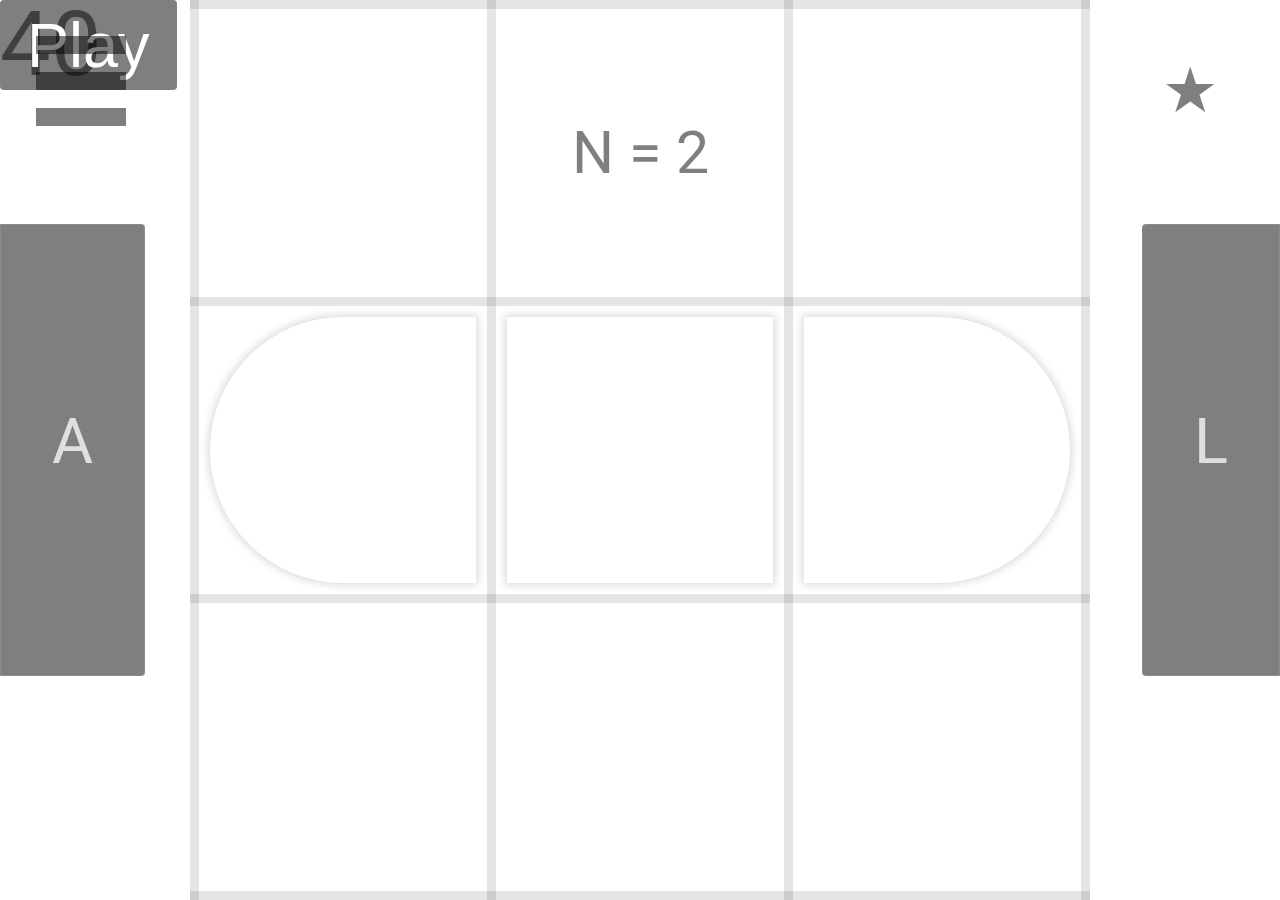
<file: index.html>
<html>

  <head>
    <title>Lite Dual N-back</title>
    <meta charset="UTF-8">
    <meta name="description" content="Open Source Lite Dual N-back">
    <meta name="keywords" content="DNB, N-back, WM">
    <meta name="author" content="4skinSkywalker">
    <meta name="viewport" content="width=device-width, user-scalable=no">
    <meta name="mobile-web-app-capable" content="yes">
    <link rel="icon" type="image/png" href="favicon.png">

    <script src="js/jquery.min.js"></script>
    <script src="js/chartist.min.js"></script>
    <script src="js/howler.min.js"></script>

    <script src="js/popup.js"></script>
    <script src="js/progress.js"></script>
    <script src="js/functions.js"></script>

    <link rel="stylesheet" href="css/chartist.min.css">
    <link rel="stylesheet" href="css/common.css">
    <link rel="stylesheet" media="all and (orientation:portrait)" href="css/portrait.css">
    <link rel="stylesheet" media="all and (orientation:landscape)" href="css/landscape.css">
  </head>

  <body>

    <!-- slide-menu start -->
    <ul id="navigation">

      <!-- settings start -->
      <li class="nav-item">
        <!-- sets the duration of clues -->
        <span class="range-label">Stimulus time </span>
        <span id="set-time-span" class="range-label">2000ms</span>
        <input type="range" class="slider" id="set-time" min="800" max="15000" step="100" value="2000">
      </li>
      <li class="nav-item">
        <!-- do you want dynamic delay? -->
        <span class="range-label">Dynamic delay? </span>
        <span id="dynamic-delay-span" class="range-label">on</span>
        <input type="range" class="slider" id="dynamic-delay" min="0" max="1" step="1" value="1">
      </li>
      <li class="nav-item">
        <!-- sets the quantity of clues -->
        <span class="range-label">Matching clues </span>
        <span id="set-clues-span" class="range-label">10</span>
        <input type="range" class="slider" id="set-clues" min="5" max="30" step="5" value="10">
      </li>
      <li class="nav-item">
        <!-- sets a level of difficulty -->
        <span class="range-label">N-back level </span>
        <span id="set-level-span" class="range-label">2</span>
        <input type="range" class="slider" id="set-level" min="1" max="9" step="1" value="2">
      </li>
      <li class="nav-item">
        <!-- selects a sound for audio clues -->
        <label for="select-sound">Sounds</label>
        <select class="option" id="select-sound">
          <!-- generated by JS, see initSetting within main.js -->
        </select>
      </li>
      <li class="nav-item">
        <!-- do you want feedback? -->
        <span class="range-label">Clue feedback? </span>
        <span id="feedback-span" class="range-label">off</span>
        <input type="range" class="slider" id="feedback" min="0" max="1" step="1" value="0">
      </li>
      <!-- settings end -->

      <!-- a brief description on how to play -->
      <li class="nav-item">
        <p>
          <span style="color: #ffd700">Controls:</span><br> "A" for visual<br> "L" for audio<br> "S" to start/stop<br>
          <br>
        </p>
      </li>
    </ul>
    <!-- slide-menu end -->

    <!-- slide-menu invocation button -->
    <input type="checkbox" id="nav-trigger"><label for="nav-trigger"></label>

    <!-- training-field start -->
    <div id="site-wrap">

      <!-- a button that shows stats -->
      <button onclick="enviroment.drawChart()" style="z-index:50" class="btn-popup reflected">★</button>

      <!-- left simuli shown here -->
      <div id="status-bar">
        <div id="stimuli-counter">24</div>
      </div>

      <!-- a button to start/stop the game -->
      <button onclick="game.start()" id="engine-btn" class="btn-standard">Play</button>

      <!-- the N-back grid -->
      <table id="grid">
        <tbody>
          <tr><td><div class="tile hidden"></div></td><td><div class="tile center-tile"><p id="N-level">N = 2</p></div></td><td><div class="tile hidden"></div></td></tr>
          <tr><td><div class="tile"></div></td><td><div class="tile"></div></td><td><div class="tile"></div></td></tr>
          <tr><td><div class="tile hidden"></div></td><td><div class="tile hidden"></div></td><td><div class="tile hidden"></div></td></tr>
        </tbody>
      </table>

      <!-- buttons to confirm clues -->
      <div id="eye-btn"></div>
      <div id="ear-btn"></div>
    </div>
    <!-- training-field end -->

    <script src="js/main.js"></script>
    <script src="js/game.js"></script>
    <script>
      enviroment.init();
      game.init();
    </script>
  </body>

</html>
</file>
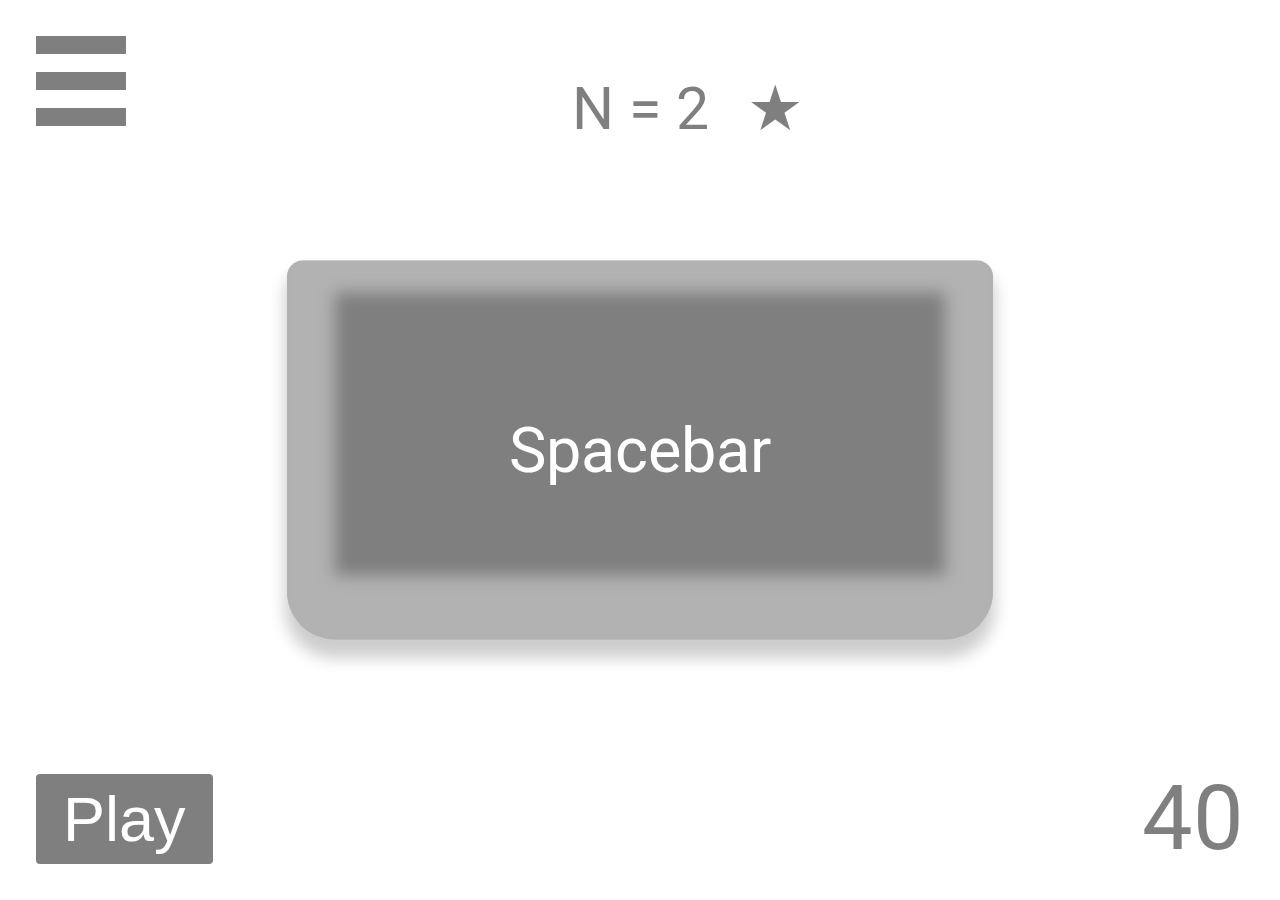
<file: Audio N-back/index.html>
<html>

  <head>
    <title>Audio N-back</title>
    <meta charset="UTF-8">
    <meta name="description" content="Open Source Audio N-back">
    <meta name="keywords" content="DNB, N-back, WM">
    <meta name="author" content="4skinSkywalker">
    <meta name="viewport" content="width=device-width, user-scalable=no">
    <meta name="mobile-web-app-capable" content="yes">
    <link rel="icon" type="image/png" href="favicon.png">

    <script src="js/jquery.min.js"></script>
    <script src="js/chartist.min.js"></script>
    <script src="js/howler.min.js"></script>

    <script src="js/popup.js"></script>
    <script src="js/progress.js"></script>
    <script src="js/functions.js"></script>

    <link rel="stylesheet" href="css/chartist.min.css">
    <link rel="stylesheet" href="css/common.css">
    <link rel="stylesheet" media="all and (orientation:portrait)" href="css/portrait.css">
    <link rel="stylesheet" media="all and (orientation:landscape)" href="css/landscape.css">
  </head>

  <body>

    <!-- slide-menu start -->
    <ul id="navigation">

      <!-- settings start -->
      <li class="nav-item">
        <!-- sets the duration of clues -->
        <span class="range-label">Stimulus time </span>
        <span id="set-time-span" class="range-label">3000ms</span>
        <input type="range" class="slider" id="set-time" min="750" max="15000" step="250" value="3000">
      </li>
      <li class="nav-item">
        <!-- do you want dynamic delay? -->
        <span class="range-label">Dynamic delay? </span>
        <span id="dynamic-delay-span" class="range-label">off</span>
        <input type="range" class="slider" id="dynamic-delay" min="0" max="1" step="1" value="0">
      </li>
      <li class="nav-item">
        <!-- sets the quantity of clues -->
        <span class="range-label">Matching clues </span>
        <span id="set-clues-span" class="range-label">10</span>
        <input type="range" class="slider" id="set-clues" min="5" max="30" step="5" value="10">
      </li>
      <li class="nav-item">
        <!-- sets a level of difficulty -->
        <span class="range-label">N-back level </span>
        <span id="set-level-span" class="range-label">2</span>
        <input type="range" class="slider" id="set-level" min="1" max="9" step="1" value="2">
      </li>
      <li class="nav-item">
        <!-- selects a sound for audio clues -->
        <label for="select-sound">Sounds</label>
        <select class="option" id="select-sound">
          <!-- generated by JS, see initSetting within main.js -->
        </select>
      </li>
      <li class="nav-item">
        <!-- do you want feedback? -->
        <span class="range-label">Clue feedback? </span>
        <span id="feedback-span" class="range-label">on</span>
        <input type="range" class="slider" id="feedback" min="0" max="1" step="1" value="1">
      </li>
      <!-- settings end -->

      <!-- a brief description on how to play -->
      <li class="nav-item">
        <p>
          <span style="color: #ffd700">Controls:</span><br>Spacebar for matching stimuli.<br> "S" to start/stop.<br>
          <br>
        </p>
      </li>
    </ul>
    <!-- slide-menu end -->

    <!-- slide-menu invocation button -->
    <input type="checkbox" id="nav-trigger"><label for="nav-trigger"></label>

    <!-- training-field start -->
    <div id="site-wrap">

      <!-- a button that shows stats -->
      <button onclick="enviroment.drawChart()" style="z-index:50" class="btn-popup reflected">★</button>

      <!-- left simuli shown here -->
      <div id="status-bar">
        <div id="stimuli-counter">24</div>
      </div>

      <!-- a button to start/stop the game -->
      <button onclick="game.start()" id="engine-btn" class="btn-standard">Play</button>

      <p id="N-level">N = 2</p>

      <!-- buttons to confirm clues -->
      <div id="confirm-btn"></div>
    </div>
    <!-- training-field end -->

    <script src="js/main.js"></script>
    <script src="js/game.js"></script>
    <script>
      enviroment.init();
      game.init();
    </script>
  </body>

</html>
</file>
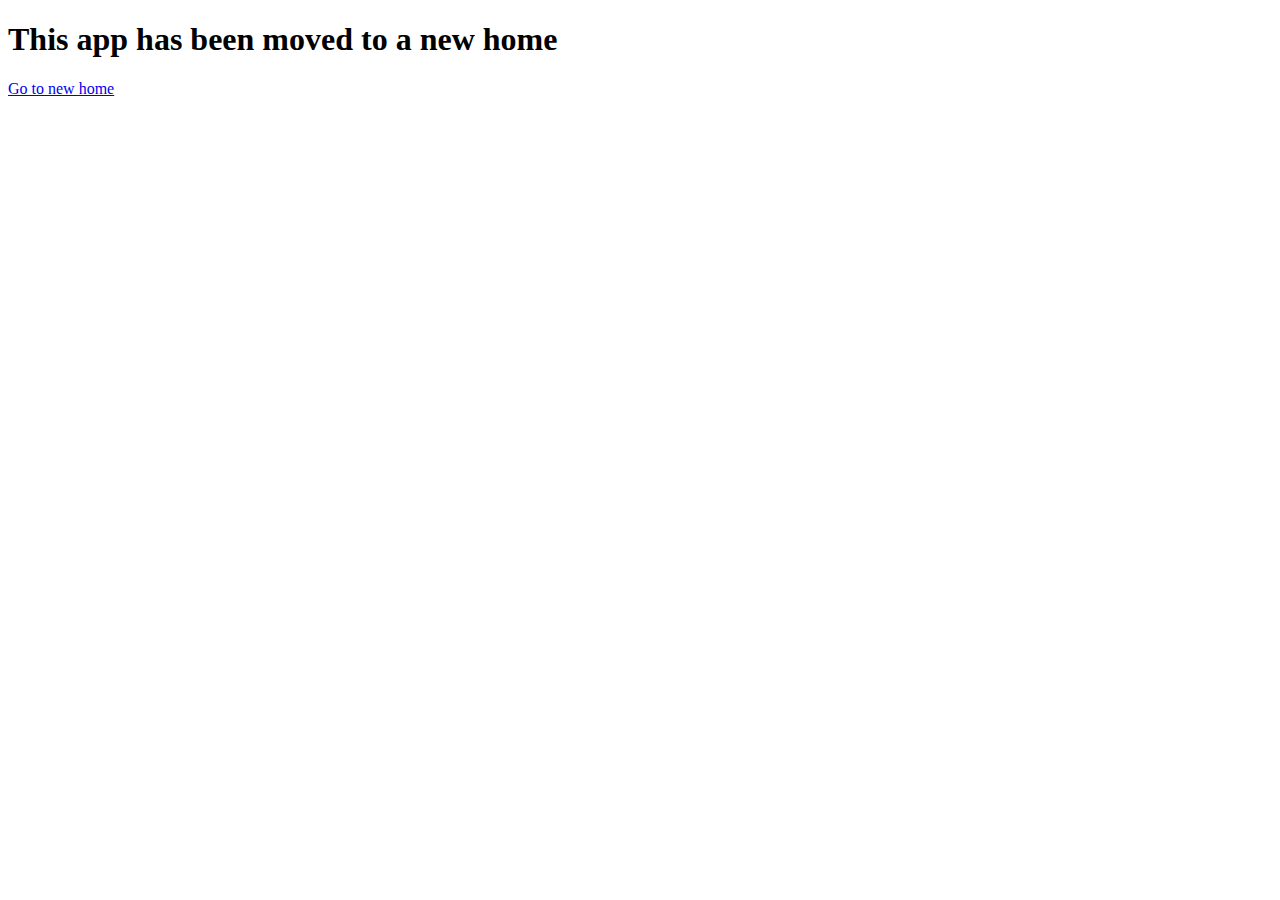
<file: Audio_N-back/index.html>
<!DOCTYPE html>
<html lang="en">
<head>
    <meta charset="UTF-8">
    <meta name="viewport" content="width=device-width, initial-scale=1.0">
    <title>Audio N-back</title>
</head>
<body>
  <h1>This app has been moved to a new home</h1>
  <a href="https://4skinskywalker.github.io/Audio-N-back">Go to new home</a>
</body>
</html>
</file>
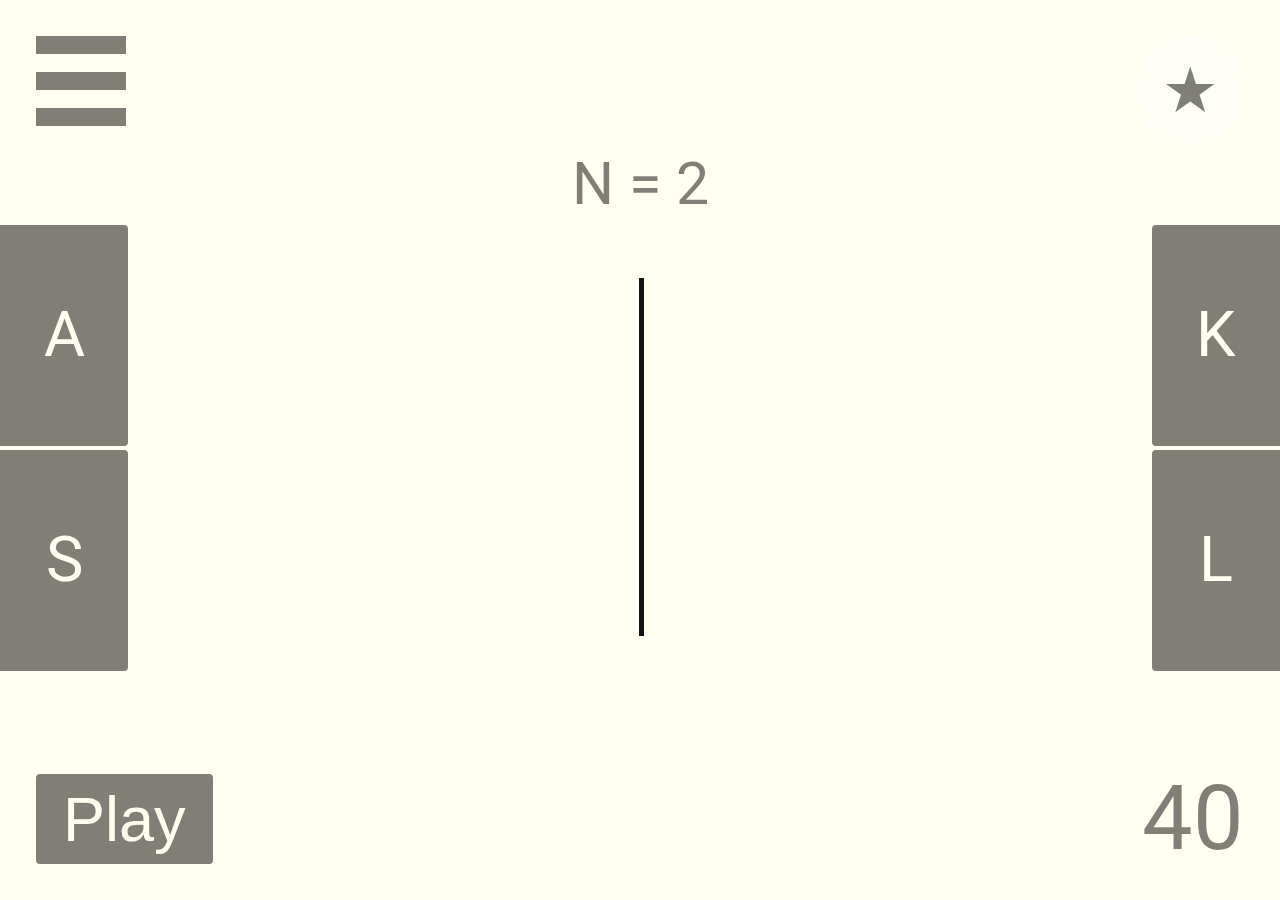
<file: Dichotic Dual N-back/index.html>
<html>

  <head>
    <title>Dichotic Dual N-back</title>
    <meta charset="UTF-8">
    <meta name="description" content="Open Source Dichotic Dual N-back">
    <meta name="keywords" content="DNB, N-back, WM">
    <meta name="author" content="4skinSkywalker">
    <meta name="viewport" content="width=device-width, user-scalable=no">
    <meta name="mobile-web-app-capable" content="yes">
    <link rel="icon" type="image/png" href="favicon.png">

    <script src="js/jquery.min.js"></script>
    <script src="js/chartist.min.js"></script>
    <script src="js/howler.min.js"></script>

    <script src="js/popup.js"></script>
    <script src="js/progress.js"></script>
    <script src="js/functions.js"></script>

    <link rel="stylesheet" href="css/chartist.min.css">
    <link rel="stylesheet" href="css/common.css">
    <link rel="stylesheet" media="all and (orientation:portrait)" href="css/portrait.css">
    <link rel="stylesheet" media="all and (orientation:landscape)" href="css/landscape.css">
  </head>

  <body>

    <!-- slide-menu start -->
    <ul id="navigation">

      <!-- settings start -->
      <li class="nav-item">
        <!-- sets the duration of clues -->
        <span class="range-label">Stimulus time </span>
        <span id="set-time-span" class="range-label">4000ms</span>
        <input type="range" class="slider" id="set-time" min="1500" max="15000" step="250" value="4000">
      </li>
      <li class="nav-item">
        <!-- sets the quantity of clues -->
        <span class="range-label">Matching clues </span>
        <span id="set-clues-span" class="range-label">10</span>
        <input type="range" class="slider" id="set-clues" min="5" max="30" step="5" value="10">
      </li>
      <li class="nav-item">
        <!-- sets a level of difficulty -->
        <span class="range-label">N-back level </span>
        <span id="set-level-span" class="range-label">2</span>
        <input type="range" class="slider" id="set-level" min="1" max="9" step="1" value="2">
      </li>
      <li class="nav-item">
        <!-- selects a sound for audio clues -->
        <label for="select-sound">Sounds left</label>
        <select class="option" id="select-sound-left">
          <!-- generated by JS, see initSetting within main.js -->
        </select>
      </li>
      <li class="nav-item">
        <!-- selects a sound for audio clues -->
        <label for="select-sound">Sounds right</label>
        <select class="option" id="select-sound-right">
          <!-- generated by JS, see initSetting within main.js -->
        </select>
      </li>
      <li class="nav-item">
        <!-- do you want feedback? -->
        <span class="range-label">Clue feedback? </span>
        <span id="feedback-span" class="range-label">on</span>
        <input type="range" class="slider" id="feedback" min="0" max="1" step="1" value="1">
      </li>
      <!-- settings end -->

      <!-- a brief description on how to play -->
      <li class="nav-item">
        <p>
          <span style="color: #ffd700">Controls:</span>
          <br> "A" for visual left
          <br> "S" for visual right
          <br> "K" for left audio
          <br> "L" for right audio
          <br> "P" to start/stop
          <br>
          <br>
        </p>
      </li>
    </ul>
    <!-- slide-menu end -->

    <!-- slide-menu invocation button -->
    <input type="checkbox" id="nav-trigger"><label for="nav-trigger"></label>

    <!-- training-field start -->
    <div id="site-wrap">

      <!-- a button that shows stats -->
      <button onclick="enviroment.drawChart()" style="z-index:50" class="btn-popup reflected">★</button>

      <!-- left simuli shown here -->
      <div id="status-bar">
        <div id="stimuli-counter">24</div>
      </div>

      <!-- a button to start/stop the game -->
      <button onclick="game.start()" id="engine-btn" class="btn-standard">Play</button>

      <!-- the N-back grid -->
      <table id="grid">
        <tbody>
          <tr>
            <td class="heading-td">
              <div class="tile hidden"></div>
            </td>
            <td class="heading-td">
              <div class="tile center-tile">
                <p id="N-level">N = 2</p>
              </div>
            </td>
          </tr>
          <tr><td class="visual-td"><div class="tile tile-left"></div></td><td class="visual-td"><div class="tile tile-right"></div></td></tr>
        </tbody>
      </table>

      <!-- buttons to confirm clues -->
      <div id="eye-left-btn"></div>
      <div id="eye-right-btn"></div>
      <div id="ear-left-btn"></div>
      <div id="ear-right-btn"></div>
    </div>
    <!-- training-field end -->

    <script src="js/main.js"></script>
    <script src="js/game.js"></script>
    <script>
      enviroment.init();
      game.init();
    </script>
  </body>

</html>
</file>
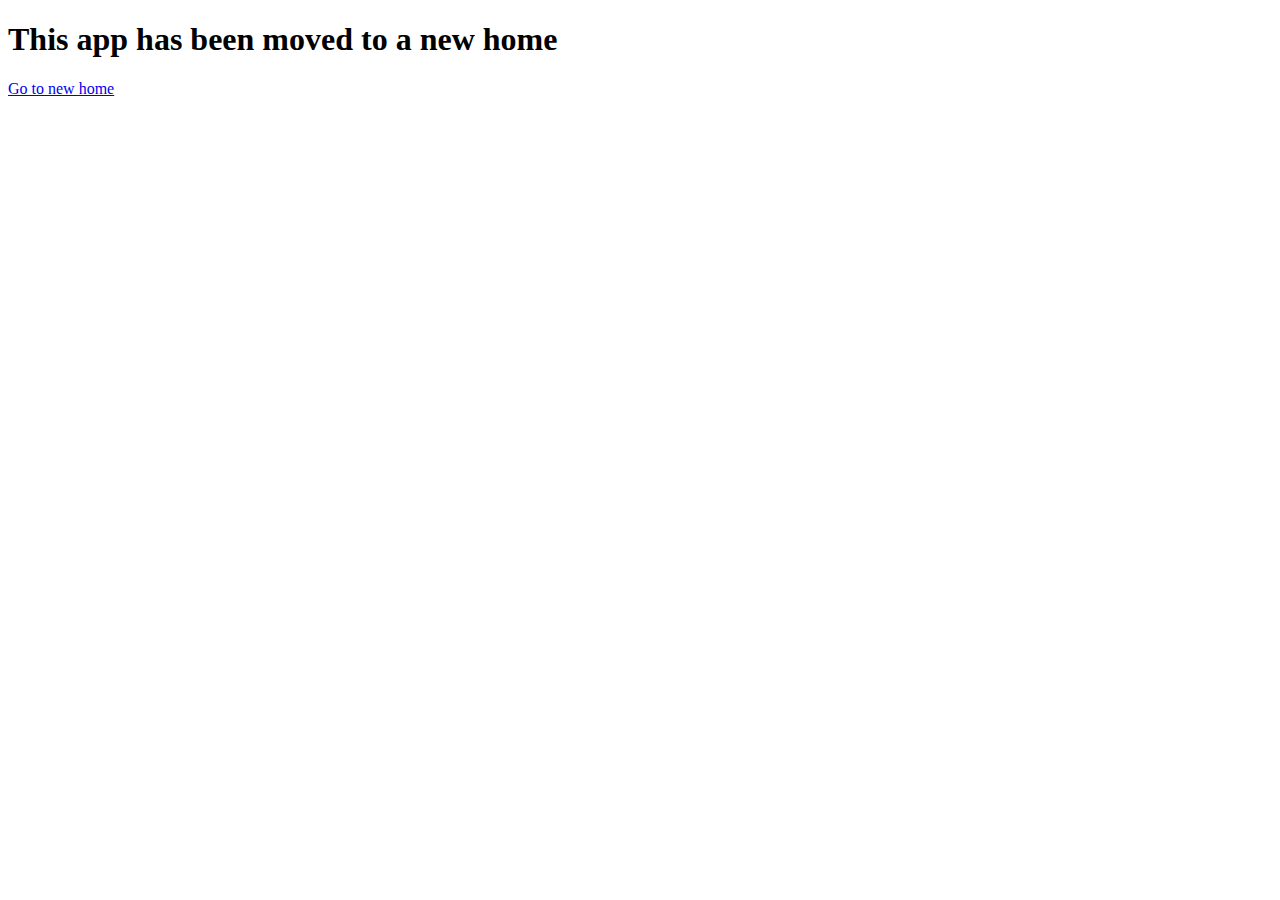
<file: Dichotic_Dual_N-back/index.html>
<!DOCTYPE html>
<html lang="en">
<head>
    <meta charset="UTF-8">
    <meta name="viewport" content="width=device-width, initial-scale=1.0">
    <title>Dichotic Dual N-back</title>
</head>
<body>
    <h1>This app has been moved to a new home</h1>
    <a href="https://4skinskywalker.github.io/Dual-N-back">Go to new home</a>
</body>
</html>
</file>
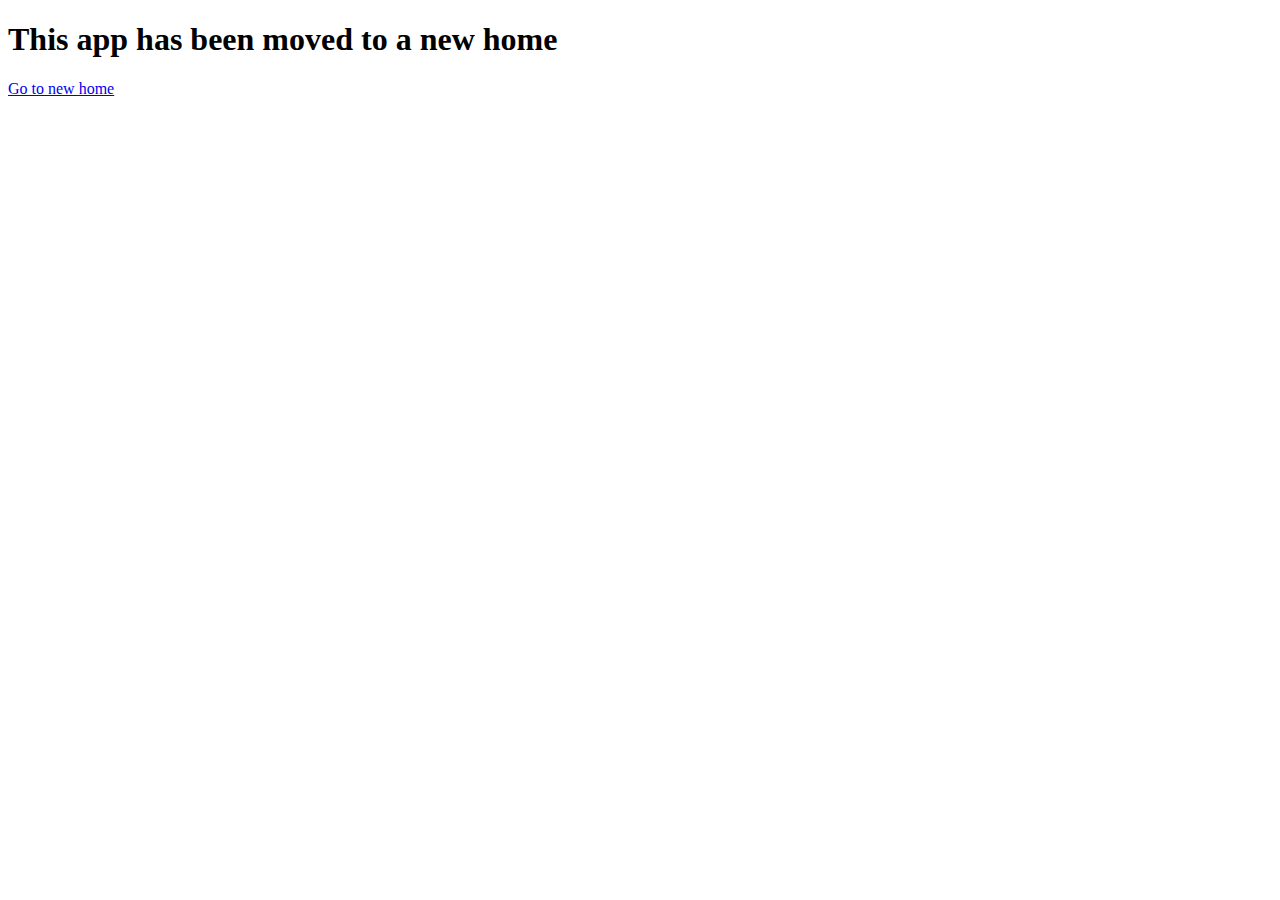
<file: Dual_N-back/index.html>
<!DOCTYPE html>
<html lang="en">
<head>
    <meta charset="UTF-8">
    <meta name="viewport" content="width=device-width, initial-scale=1.0">
    <title>Dual N-back</title>
</head>
<body>
    <h1>This app has been moved to a new home</h1>
    <a href="https://4skinskywalker.github.io/Dichotic-Dual-N-back">Go to new home</a>
</body>
</html>
</file>
<file: css/common.css>
@import url('https://fonts.googleapis.com/css2?family=Roboto&display=swap');

::-webkit-scrollbar {
  display: none;
}

body * {
  user-select: none;
  -moz-user-select: none;
  -khtml-user-select: none;
  -webkit-user-select: none;
  -o-user-select: none;
}

body {
  overflow: hidden;
  position: fixed;
  margin: 0;
  height: 100vh;
  font-family: 'Roboto', sans-serif;
  background: white;
}

.hidden {
  visibility: hidden;
}

input:focus,
button:focus {
  outline: 0!important;
}

#status-bar * {
  color: rgba(0, 0, 0, 0.5);
}

#grid {
  position: absolute;
  top: 50%;
  left: 50%;
  transform: translate(-50%, -50%);
  border-collapse: collapse;
  background: transparent;
}

#grid td {
  vertical-align: middle;
  height: 33.33333%;
  width: 33.33333%;
}

#grid td div {
  height: 93%;
  width: 93%;
  margin: auto;
  box-shadow: 0px 0px 8px 2px rgba(0,0,0,0.15);
  transition: background-color 0.5s ease, box-shadow 0.5s ease;
}

#grid tr:nth-child(2) td:nth-child(1) div {
  border-top-left-radius: 50%;
}

#grid tr:nth-child(2) td:nth-child(1) div {
  border-bottom-left-radius: 50%;
}

#grid tr:nth-child(2) td:nth-child(3) div {
  border-top-right-radius: 50%;
}

#grid tr:nth-child(2) td:nth-child(3) div {
  border-bottom-right-radius: 50%;
}

.tile {
  display: flex;
  justify-content: center;
  align-content: center;
  flex-direction: column;
  text-align: center;
}

.center-tile {
  box-shadow: none!important;
}

#N-level {
  color: rgba(0, 0, 0, 0.5);
}

#eye-btn,
#ear-btn {
  text-align: center;
  background: rgba(0, 0, 0, 0.5);
  color: white;
  position: absolute;
}

#site-wrap {
  overflow: hidden;
  min-width: 100vw;
  min-height: 100vh;
  background: white;
  position: relative;
  top: 0;
  bottom: 100%;
  left: 0;
  z-index: 1;
}

#nav-trigger {
  position: absolute;
  clip: rect(0, 0, 0, 0);
}

label[for="nav-trigger"] {
  position: fixed;
  z-index: 2;
  margin: 0;
  cursor: pointer;
  background-image: url("data:image/svg+xml;utf8,<svg xmlns='http://www.w3.org/2000/svg' xmlns:xlink='http://www.w3.org/1999/xlink' version='1.1' x='0px' y='0px' width='30px' height='30px' viewBox='0 0 30 30' enable-background='new 0 0 30 30' xml:space='preserve'><rect fill='rgba(0, 0, 0, 0.5)' width='30' height='6'/><rect fill='rgba(0, 0, 0, 0.5)' y='24' width='30' height='6'/><rect fill='rgba(0, 0, 0, 0.5)' y='12' width='30' height='6'/></svg>");
  background-size: contain;
}

#navigation {
  margin: 0;
  list-style: none;
  background-color: #333;
  width: 100%;
  height: 100%;
  position: fixed;
  top: 0;
  right: 0;
  bottom: 0;
  left: 0;
  z-index: 0;
  overflow-y: scroll;
}

.nav-item input,
.nav-item select {
  margin: 8px 0;
}

.nav-item p {
  margin: 12px 0;
}

.btn-standard {
  border-style: none;
  position: absolute;
  background: rgba(0, 0, 0, 0.5);
  color: white;
  z-index: 10;
  border-radius: 4px;
}

.btn-standard:disabled {
  background: #111;
}

.btn-popup {
  position: absolute;
  line-height: 100%;
  padding: 0;
  border: 0;
  background: rgba(255, 255, 255, 0.5);
  color: white;
  text-shadow: 0px 0px 5px white;
  border-radius: 50%;
}

.btn-popup.reflected {
  color: rgba(0, 0, 0, 0.5);
}

input[type=range].slider {
  -webkit-appearance: none;
  padding: 0;
}

input[type=range].slider:focus {
  outline: none;
}

input[type=range].slider::-webkit-slider-runnable-track {
  width: 100%;
  cursor: pointer;
  background: white;
  border-radius: 4px;
  border: 0px solid #010101;
}

input[type=range].slider::-webkit-slider-thumb {
  border: 0px solid #ff1e00;
  border-radius: 0px;
  background: #666;
  cursor: pointer;
  -webkit-appearance: none;
}

input[type=range].slider:focus::-webkit-slider-runnable-track {
  background: #ff0;
}

.popup {
  position: absolute;
  z-index: 20;
  color: white;
  top: 0;
  left: 0;
  text-align: center;
  transition: opacity .4s ease-in-out;
  background: rgba(0, 0, 0, .5);
}

#results,
#chart {
  position: absolute;
  z-index: 30;
  width: 100vw;
  top: 50%;
  left: 50%;
  transform: translate(-50%, -50%);
}

#chart {
  display: none;
  height: 85vh;
  width: 85vw;
}

.results-icons {
  border-collapse: collapse;
  border-spacing: 0;
  border: 0;
  margin: 0 auto;
}

.results-text {
  margin: 0;
  line-height: 100%;
}

.ct-chart-line {
  overflow: visible!important;
}

.ct-grid {
  stroke: white;
}

.ct-label {
  fill: white;
  color: white;
}

.ct-series-a .ct-line,
.ct-series-a .ct-point {
  stroke: green;
}

.ct-series-b .ct-line,
.ct-series-b .ct-point {
  stroke: orange;
}

.ct-series-c .ct-line,
.ct-series-c .ct-point {
  stroke: red;
}

.on {
  /* background: #F16C20!important; */
  box-shadow: 0px 0px 16px 8px rgba(0,0,0,0.15)!important;;
}

.on-1 {
  background: #e6194B!important;
}

.on-2 {
  background: #f58231!important;
}

.on-3 {
  background: #bfef45!important;
}

.on-4 {
  background: #3cb44b!important;
}

.on-5 {
  background: #42d4f4!important;
}

.on-6 {
  background: #4363d8!important;
}

.on-7 {
  background: #911eb4!important;
}

.on-8 {
  background: #f032e6!important;
}

.right {
  background: rgba(70, 153, 144, 0.5)!important;
}

.wrong {
  background: rgba(128, 0, 0, 0.5)!important;
}
</file>
<file: css/portrait.css>
#grid {
  height: 100vw;
  width: 100vw;
}

#status-bar {
  padding-top: 2vh;
}

#status-bar * {
  width: 100%;
  font-size: 9vh;
  text-align: center;
}

#N-level {
  font-size: 4vh;
}

#engine-btn {
  top: 2vh;
  right: 2vh;
}

#eye-btn,
#ear-btn {
  position: fixed;
  font-size: 5vh;
  width: 49.5vw;
  line-height: 100%;
  bottom: 0;
  padding: 3vh 0;
}

#eye-btn {
  left: 0;
  border-top-right-radius: 4px;
  border-width: 1px;
}

#ear-btn {
  right: 0;
  border-top-left-radius: 4px;
  border-width: 1px;
}

#eye-btn:before {
  content: "Visual";
}

#ear-btn:before {
  content: "Audio";
}

#progress-outer {
  height: 1vh!important;
}

.results-icons td,
.results-text {
  color: white;
  font-size: 5vh;
  padding: 1vh;
}

.ct-label {
  font-size: 3vh;
}

.btn-standard {
  font-size: 4vh;
  padding: 1vh 1.5vh;
}

.btn-popup {
  width: 7vh;
  height: 7vh;
  font-size: 4vh;
}

.btn-popup.normal {
  top: 2vh;
  right: 2vh;
}

.btn-popup.reflected {
  bottom: 13vh;
  right: 2vh;
}

#navigation {
  padding: 2vh;
}

.nav-item input,
.nav-item select {
  margin-bottom: 10px;
}

label[for="nav-trigger"] {
  top: 2vh;
  left: 2vh;
  width: 6vh;
  height: 6vh;
}

#nav-trigger:checked+label {
  left: 37vh;
}

#nav-trigger:checked~#site-wrap {
  left: 35vh;
}

#nav-trigger+label,
#site-wrap {
  transition: left 0.2s;
}

.nav-item label,
.nav-item p,
.nav-item span.range-label {
  width: 31vh;
  color: white;
  font-size: 3vh;
  font-weight: 700;
}

.nav-item input,
.nav-item select {
  display: block;
  width: 31vh!important;
  font-size: 3vh;
  border: 0;
  border-radius: 4px;
}

input[type=range].slider::-webkit-slider-runnable-track,
.nav-item input,
.nav-item select {
  height: 5vh;
}

input[type=range].slider::-webkit-slider-thumb {
  height: 5vh;
  width: 3.67vh;
}
</file>
<file: css/landscape.css>
#grid {
	height: 100vh;
	width: 100vh;
}
.dot {
    width: 2vh!important;
    height: 2vh!important;
}
.rotational-grid {
	height: 70vh!important;
	width: 70vh!important;
}
#grid td {
	border: 1vh solid rgba(0, 0, 0, 0.1);
}
#status-bar * {
	position: absolute;
    line-height: 100%;
    font-size: 10vh;
}
#N-level {
	font-size: 6.5vh;
}
@keyframes blur {
	0% {
		filter: blur(0.15vh);
	}
	40% {
		filter: blur(0.15vh);
	}
	42% {
		filter: blur(0);
	}
	44% {
		filter: blur(0.3vh);
	}
	46% {
		filter: blur(0.15vh);
	}
	100% {
		filter: blur(0.15vh);
	}
}
#left-stimuli {
    bottom: 4vh;
    right: 4vh;
}
#engine-button {
	bottom: 4vh;
	left: 4vh;
}
#eye-btn, #ear-btn {
    font-size: 7vh;
    text-align: center;
    height: 10vh;
    background: rgba(0, 0, 0, 0.5);
    color: rgba(255, 255, 255, 0.75);
	border: 1px solid rgba(255, 255, 255, 0.1);
    position: absolute;
    top: 50%;
    transform: translateY(-50%);
    padding: 20vh 4vw;
}
#eye-btn {
	left: 0;
	border-top-right-radius: 4px;
	border-bottom-right-radius: 4px;
}
#ear-btn {
	right: 0;
	border-top-left-radius: 4px;
	border-bottom-left-radius: 4px;
}
#eye-btn:before {
  content: "A";
}
#ear-btn:before {
  content: "L";
}
.pop {
	font-size: 8vh;
}
#progress-outer {
	height: 2vh!important;
}
.results-icons td, .results-text {
	padding: 2vh;
}
.ct-label {
    font-size: 6vh;
}
.btn-standard {
	font-size: 7vh;
	padding: 1vh 3vh;
	cursor: pointer;
}
.btn-popup {
    width: 12vh;
    height: 12vh;
    font-size: 7vh;
    cursor: pointer;
}
.btn-popup.normal {
	top: 4vh;
    right: 4vh;
}
.btn-popup.reflected {
    top: 4vh;
    right: 4vh;
}
#navigation {
	padding: 4vh;
}
.nav-item input, .nav-item select {
	margin-bottom: 10px;
}
label[for="nav-trigger"] {
	top: 4vh;
	left: 4vh;
	width: 10vh;
	height: 10vh;
}
#nav-trigger:checked + label {
	left: 67vh;
}
#nav-trigger:checked ~ #site-wrap {
	left: 63vh;
}
#nav-trigger + label, #site-wrap {
	transition: left 0.2s;
}
.nav-item label, .nav-item p, .nav-item span.range-label  {
	width: 55vh;
	color: #fff;
	font-size: 5vh;
	font-weight: 700;
}
.nav-item input, .nav-item select {
	display: block;
    width: 55vh!important;
	font-size: 5vh;
    border: 0;
    border-radius: 4px;
}
input[type=range].slider::-webkit-slider-runnable-track, .nav-item input, .nav-item select {
	height: 8vh;
}
input[type=range].slider::-webkit-slider-thumb {
	height: 8vh;
	width: 6vh;
}
@media (min-width:961px) {
	@keyframes blur {
		0% {
			filter: blur(0.06vh);
		}
		40% {
			filter: blur(0.06vh);
		}
		42% {
			filter: blur(0);
		}
		44% {
			filter: blur(0.12vh);
		}
		46% {
			filter: blur(0.06vh);
		}
		100% {
			filter: blur(0.06vh);
		}
	}
	.nav-item input, .nav-item select {
		margin-bottom: 8px;
	}
	#nav-trigger:checked + label {
		left: 35vh;
	}
	#nav-trigger:checked ~ #site-wrap {
		left: 31vh;
	}
	.nav-item label, .nav-item p, .nav-item span.range-label{
		width: 23vh;
		font-size: 2.5vh;
	}
	.nav-item input, .nav-item select {
		width: 23vh!important;
		font-size: 2.5vh;
	}
	input[type=range].slider::-webkit-slider-runnable-track, .nav-item input, .nav-item select {
		height: 4vh;
	}
	input[type=range].slider::-webkit-slider-thumb {
		height: 4vh;
		width: 2.67vh;
	}
}
</file>
<file: Audio N-back/css/common.css>
@import url('https://fonts.googleapis.com/css2?family=Roboto&display=swap');

::-webkit-scrollbar {
  display: none;
}

body * {
  user-select: none;
  -moz-user-select: none;
  -khtml-user-select: none;
  -webkit-user-select: none;
  -o-user-select: none;
}

body {
  overflow: hidden;
  position: fixed;
  margin: 0;
  height: 100vh;
  font-family: 'Roboto', sans-serif;
  background: white;
}

.hidden {
  visibility: hidden;
}

input:focus,
button:focus {
  outline: 0!important;
}

#status-bar * {
  color: rgba(0, 0, 0, 0.5);
}

#grid {
  position: absolute;
  top: 50%;
  left: 50%;
  transform: translate(-50%, -50%);
  border-collapse: collapse;
  background: transparent;
}

#grid td {
  vertical-align: middle;
  height: 33.33333%;
  width: 33.33333%;
}

#grid td div {
  height: 93%;
  width: 93%;
  margin: auto;
  box-shadow: 0px 0px 8px 2px rgba(0,0,0,0.15);
  transition: background-color 0.5s ease, box-shadow 0.5s ease;
}

#grid tr:nth-child(2) td:nth-child(1) div {
  border-top-left-radius: 50%;
}

#grid tr:nth-child(2) td:nth-child(1) div {
  border-bottom-left-radius: 50%;
}

#grid tr:nth-child(2) td:nth-child(3) div {
  border-top-right-radius: 50%;
}

#grid tr:nth-child(2) td:nth-child(3) div {
  border-bottom-right-radius: 50%;
}

.tile {
  display: flex;
  justify-content: center;
  align-content: center;
  flex-direction: column;
  text-align: center;
}

.center-tile {
  box-shadow: none!important;
}

#N-level {
  color: rgba(0, 0, 0, 0.5);
}

#confirm-btn {
  text-align: center;
  background: rgba(0, 0, 0, 0.5);
  color: white;
  position: absolute;
}

#site-wrap {
  overflow: hidden;
  min-width: 100vw;
  min-height: 100vh;
  background: white;
  position: relative;
  top: 0;
  bottom: 100%;
  left: 0;
  z-index: 1;
}

#nav-trigger {
  position: absolute;
  clip: rect(0, 0, 0, 0);
}

label[for="nav-trigger"] {
  position: fixed;
  z-index: 2;
  margin: 0;
  cursor: pointer;
  background-image: url("data:image/svg+xml;utf8,<svg xmlns='http://www.w3.org/2000/svg' xmlns:xlink='http://www.w3.org/1999/xlink' version='1.1' x='0px' y='0px' width='30px' height='30px' viewBox='0 0 30 30' enable-background='new 0 0 30 30' xml:space='preserve'><rect fill='rgba(0, 0, 0, 0.5)' width='30' height='6'/><rect fill='rgba(0, 0, 0, 0.5)' y='24' width='30' height='6'/><rect fill='rgba(0, 0, 0, 0.5)' y='12' width='30' height='6'/></svg>");
  background-size: contain;
}

#navigation {
  margin: 0;
  list-style: none;
  background-color: #333;
  width: 100%;
  height: 100%;
  position: fixed;
  top: 0;
  right: 0;
  bottom: 0;
  left: 0;
  z-index: 0;
  overflow-y: scroll;
}

.nav-item input,
.nav-item select {
  margin: 8px 0;
}

.nav-item p {
  margin: 12px 0;
}

.btn-standard {
  border-style: none;
  position: absolute;
  background: rgba(0, 0, 0, 0.5);
  color: white;
  z-index: 10;
  border-radius: 4px;
}

.btn-standard:disabled {
  background: #111;
}

.btn-popup {
  position: absolute;
  line-height: 100%;
  padding: 0;
  border: 0;
  background: rgba(255, 255, 255, 0.5);
  color: white;
  text-shadow: 0px 0px 5px white;
  border-radius: 50%;
}

.btn-popup.reflected {
  color: rgba(0, 0, 0, 0.5);
}

input[type=range].slider {
  -webkit-appearance: none;
  padding: 0;
}

input[type=range].slider:focus {
  outline: none;
}

input[type=range].slider::-webkit-slider-runnable-track {
  width: 100%;
  cursor: pointer;
  background: white;
  border-radius: 4px;
  border: 0px solid #010101;
}

input[type=range].slider::-webkit-slider-thumb {
  border: 0px solid #ff1e00;
  border-radius: 0px;
  background: #666;
  cursor: pointer;
  -webkit-appearance: none;
}

input[type=range].slider:focus::-webkit-slider-runnable-track {
  background: #ff0;
}

.popup {
  position: absolute;
  z-index: 20;
  color: white;
  top: 0;
  left: 0;
  text-align: center;
  transition: opacity .4s ease-in-out;
  background: rgba(0, 0, 0, .5);
}

#results,
#chart {
  position: absolute;
  z-index: 30;
  width: 100vw;
  top: 50%;
  left: 50%;
  transform: translate(-50%, -50%);
}

#chart {
  display: none;
  height: 85vh;
  width: 85vw;
}

.results-icons {
  border-collapse: collapse;
  border-spacing: 0;
  border: 0;
  margin: 0 auto;
}

.results-text {
  margin: 0;
  line-height: 100%;
}

.ct-chart-line {
  overflow: visible!important;
}

.ct-grid {
  stroke: white;
}

.ct-label {
  fill: white;
  color: white;
}

.ct-series-a .ct-line,
.ct-series-a .ct-point {
  stroke: green;
}

.ct-series-b .ct-line,
.ct-series-b .ct-point {
  stroke: orange;
}

.ct-series-c .ct-line,
.ct-series-c .ct-point {
  stroke: red;
}

.on {
  /* background: #F16C20!important; */
  box-shadow: 0px 0px 16px 8px rgba(0,0,0,0.15)!important;;
}

.on-1 {
  background: #e6194B!important;
}

.on-2 {
  background: #f58231!important;
}

.on-3 {
  background: #bfef45!important;
}

.on-4 {
  background: #3cb44b!important;
}

.on-5 {
  background: #42d4f4!important;
}

.on-6 {
  background: #4363d8!important;
}

.on-7 {
  background: #911eb4!important;
}

.on-8 {
  background: #f032e6!important;
}

.right {
  background: rgba(70, 153, 144, 0.5)!important;
}

.wrong {
  background: rgba(128, 0, 0, 0.5)!important;
}
</file>
<file: Audio N-back/css/portrait.css>
#grid {
  height: 100vw;
  width: 100vw;
}

#status-bar {
  padding-top: 2vh;
}

#status-bar * {
  width: 100%;
  font-size: 9vh;
  text-align: center;
}

#N-level {
  position: absolute;
  top: 8vh;
  left: 50%;
  transform: translateX(-50%);
  font-size: 4vh;
}

#engine-btn {
  top: 2vh;
  right: 2vh;
}

#confirm-btn {
  position: absolute;
  font-size: 10vw;
  top: 58%;
  left: 50%;
  transform: translate(-50%, -50%);
  padding: 33vh 28vw;
  border-radius: 1rem 1rem 3rem 3rem;
  box-shadow: inset 0 -1rem 1rem 3rem #fff6,
                    0 1rem 1rem 0.1rem #0003;
}

#confirm-btn:before {
  content: "Match";
}

#progress-outer {
  height: 1vh!important;
}

.results-icons td,
.results-text {
  color: white;
  font-size: 5vh;
  padding: 1vh;
}

.ct-label {
  font-size: 3vh;
}

.btn-standard {
  font-size: 4vh;
  padding: 1vh 1.5vh;
}

.btn-popup {
  width: 7vh;
  height: 7vh;
  font-size: 4vh;
}

.btn-popup.normal {
  top: 2vh;
  right: 2vh;
}

.btn-popup.reflected {
  top: 11vh;
  left: 50%;
  transform: translateX(-14vh);
}

#navigation {
  padding: 2vh;
}

.nav-item input,
.nav-item select {
  margin-bottom: 10px;
}

label[for="nav-trigger"] {
  top: 2vh;
  left: 2vh;
  width: 6vh;
  height: 6vh;
}

#nav-trigger:checked+label {
  left: 37vh;
}

#nav-trigger:checked~#site-wrap {
  left: 35vh;
}

#nav-trigger+label,
#site-wrap {
  transition: left 0.2s;
}

.nav-item label,
.nav-item p,
.nav-item span.range-label {
  width: 31vh;
  color: white;
  font-size: 3vh;
  font-weight: 700;
}

.nav-item input,
.nav-item select {
  display: block;
  width: 31vh!important;
  font-size: 3vh;
  border: 0;
  border-radius: 4px;
}

input[type=range].slider::-webkit-slider-runnable-track,
.nav-item input,
.nav-item select {
  height: 5vh;
}

input[type=range].slider::-webkit-slider-thumb {
  height: 5vh;
  width: 3.67vh;
}
</file>
<file: Audio N-back/css/landscape.css>
#grid {
  height: 100vh;
  width: 100vh;
}

#status-bar * {
  position: absolute;
  line-height: 100%;
  font-size: 10vh;
}

#N-level {
  position: absolute;
  top: 1rem;
  left: 50%;
  transform: translateX(-50%);
  font-size: 6.5vh;
}

#stimuli-counter {
  bottom: 4vh;
  right: 4vh;
}

#engine-btn {
  bottom: 4vh;
  left: 4vh;
}

#confirm-btn {
  font-size: 7vh;
  top: 50%;
  left: 50%;
  transform: translate(-50%, -50%);
  padding: 17vh clamp(222px, 17vw, 444px);
  border-radius: 1rem 1rem 3rem 3rem;
  box-shadow: inset 0 -1rem 1rem 3rem #fff6,
                    0 1rem 1rem 0.1rem #0003;
}

#confirm-btn:before {
  content: "Spacebar";
}

#progress-outer {
  height: 2vh!important;
}

.results-icons td,
.results-text {
  color: white;
  font-size: 8vh;
  padding: 2vh;
}

.ct-label {
  font-size: 6vh;
}

.btn-standard {
  font-size: 7vh;
  padding: 1vh 3vh;
  cursor: pointer;
}

.btn-popup {
  width: 12vh;
  height: 12vh;
  font-size: 7vh;
  cursor: pointer;
}

.btn-popup.normal {
  top: 4vh;
  right: 4vh;
}

.btn-popup.reflected {
  top: 6vh;
  left: 50%;
  transform: translateX(9vh);
}

#navigation {
  padding: 4vh;
}

.nav-item input,
.nav-item select {
  margin-bottom: 10px;
}

label[for="nav-trigger"] {
  top: 4vh;
  left: 4vh;
  width: 10vh;
  height: 10vh;
}

#nav-trigger:checked+label {
  left: 67vh;
}

#nav-trigger:checked~#site-wrap {
  left: 63vh;
}

#nav-trigger+label,
#site-wrap {
  transition: left 0.2s;
}

.nav-item label,
.nav-item p,
.nav-item span.range-label {
  width: 55vh;
  color: white;
  font-size: 5vh;
  font-weight: 700;
}

.nav-item input,
.nav-item select {
  display: block;
  width: 55vh!important;
  font-size: 5vh;
  border: 0;
  border-radius: 4px;
}

input[type=range].slider::-webkit-slider-runnable-track,
.nav-item input,
.nav-item select {
  height: 8vh;
}

input[type=range].slider::-webkit-slider-thumb {
  height: 8vh;
  width: 6vh;
}

@media (min-width:961px) {
  .nav-item input,
  .nav-item select {
    margin-bottom: 8px;
  }
  #nav-trigger:checked+label {
    left: 35vh;
  }
  #nav-trigger:checked~#site-wrap {
    left: 31vh;
  }
  .nav-item label,
  .nav-item p,
  .nav-item span.range-label {
    width: 23vh;
    font-size: 2.5vh;
  }
  .nav-item input,
  .nav-item select {
    width: 23vh!important;
    font-size: 2.5vh;
  }
  input[type=range].slider::-webkit-slider-runnable-track,
  .nav-item input,
  .nav-item select {
    height: 4vh;
  }
  input[type=range].slider::-webkit-slider-thumb {
    height: 4vh;
    width: 2.67vh;
  }
}
</file>
<file: css/chartist.min.css>
.ct-double-octave:after,.ct-major-eleventh:after,.ct-major-second:after,.ct-major-seventh:after,.ct-major-sixth:after,.ct-major-tenth:after,.ct-major-third:after,.ct-major-twelfth:after,.ct-minor-second:after,.ct-minor-seventh:after,.ct-minor-sixth:after,.ct-minor-third:after,.ct-octave:after,.ct-perfect-fifth:after,.ct-perfect-fourth:after,.ct-square:after{content:"";clear:both}.ct-label{fill:rgba(0,0,0,.4);color:rgba(0,0,0,.4);font-size:.75rem;line-height:1}.ct-grid-background,.ct-line{fill:none}.ct-chart-bar .ct-label,.ct-chart-line .ct-label{display:block;display:-webkit-box;display:-moz-box;display:-ms-flexbox;display:-webkit-flex;display:flex}.ct-chart-donut .ct-label,.ct-chart-pie .ct-label{dominant-baseline:central}.ct-label.ct-horizontal.ct-start{-webkit-box-align:flex-end;-webkit-align-items:flex-end;-ms-flex-align:flex-end;align-items:flex-end;-webkit-box-pack:flex-start;-webkit-justify-content:flex-start;-ms-flex-pack:flex-start;justify-content:flex-start;text-align:left;text-anchor:start}.ct-label.ct-horizontal.ct-end{-webkit-box-align:flex-start;-webkit-align-items:flex-start;-ms-flex-align:flex-start;align-items:flex-start;-webkit-box-pack:flex-start;-webkit-justify-content:flex-start;-ms-flex-pack:flex-start;justify-content:flex-start;text-align:left;text-anchor:start}.ct-label.ct-vertical.ct-start{-webkit-box-align:flex-end;-webkit-align-items:flex-end;-ms-flex-align:flex-end;align-items:flex-end;-webkit-box-pack:flex-end;-webkit-justify-content:flex-end;-ms-flex-pack:flex-end;justify-content:flex-end;text-align:right;text-anchor:end}.ct-label.ct-vertical.ct-end{-webkit-box-align:flex-end;-webkit-align-items:flex-end;-ms-flex-align:flex-end;align-items:flex-end;-webkit-box-pack:flex-start;-webkit-justify-content:flex-start;-ms-flex-pack:flex-start;justify-content:flex-start;text-align:left;text-anchor:start}.ct-chart-bar .ct-label.ct-horizontal.ct-start{-webkit-box-align:flex-end;-webkit-align-items:flex-end;-ms-flex-align:flex-end;align-items:flex-end;-webkit-box-pack:center;-webkit-justify-content:center;-ms-flex-pack:center;justify-content:center;text-align:center;text-anchor:start}.ct-chart-bar .ct-label.ct-horizontal.ct-end{-webkit-box-align:flex-start;-webkit-align-items:flex-start;-ms-flex-align:flex-start;align-items:flex-start;-webkit-box-pack:center;-webkit-justify-content:center;-ms-flex-pack:center;justify-content:center;text-align:center;text-anchor:start}.ct-chart-bar.ct-horizontal-bars .ct-label.ct-horizontal.ct-start{-webkit-box-align:flex-end;-webkit-align-items:flex-end;-ms-flex-align:flex-end;align-items:flex-end;-webkit-box-pack:flex-start;-webkit-justify-content:flex-start;-ms-flex-pack:flex-start;justify-content:flex-start;text-align:left;text-anchor:start}.ct-chart-bar.ct-horizontal-bars .ct-label.ct-horizontal.ct-end{-webkit-box-align:flex-start;-webkit-align-items:flex-start;-ms-flex-align:flex-start;align-items:flex-start;-webkit-box-pack:flex-start;-webkit-justify-content:flex-start;-ms-flex-pack:flex-start;justify-content:flex-start;text-align:left;text-anchor:start}.ct-chart-bar.ct-horizontal-bars .ct-label.ct-vertical.ct-start{-webkit-box-align:center;-webkit-align-items:center;-ms-flex-align:center;align-items:center;-webkit-box-pack:flex-end;-webkit-justify-content:flex-end;-ms-flex-pack:flex-end;justify-content:flex-end;text-align:right;text-anchor:end}.ct-chart-bar.ct-horizontal-bars .ct-label.ct-vertical.ct-end{-webkit-box-align:center;-webkit-align-items:center;-ms-flex-align:center;align-items:center;-webkit-box-pack:flex-start;-webkit-justify-content:flex-start;-ms-flex-pack:flex-start;justify-content:flex-start;text-align:left;text-anchor:end}.ct-grid{stroke:rgba(0,0,0,.2);stroke-width:1px;stroke-dasharray:2px}.ct-point{stroke-width:10px;stroke-linecap:round}.ct-line{stroke-width:4px}.ct-area{stroke:none;fill-opacity:.1}.ct-bar{fill:none;stroke-width:10px}.ct-slice-donut{fill:none;stroke-width:60px}.ct-series-a .ct-bar,.ct-series-a .ct-line,.ct-series-a .ct-point,.ct-series-a .ct-slice-donut{stroke:#d70206}.ct-series-a .ct-area,.ct-series-a .ct-slice-pie{fill:#d70206}.ct-series-b .ct-bar,.ct-series-b .ct-line,.ct-series-b .ct-point,.ct-series-b .ct-slice-donut{stroke:#f05b4f}.ct-series-b .ct-area,.ct-series-b .ct-slice-pie{fill:#f05b4f}.ct-series-c .ct-bar,.ct-series-c .ct-line,.ct-series-c .ct-point,.ct-series-c .ct-slice-donut{stroke:#f4c63d}.ct-series-c .ct-area,.ct-series-c .ct-slice-pie{fill:#f4c63d}.ct-series-d .ct-bar,.ct-series-d .ct-line,.ct-series-d .ct-point,.ct-series-d .ct-slice-donut{stroke:#d17905}.ct-series-d .ct-area,.ct-series-d .ct-slice-pie{fill:#d17905}.ct-series-e .ct-bar,.ct-series-e .ct-line,.ct-series-e .ct-point,.ct-series-e .ct-slice-donut{stroke:#453d3f}.ct-series-e .ct-area,.ct-series-e .ct-slice-pie{fill:#453d3f}.ct-series-f .ct-bar,.ct-series-f .ct-line,.ct-series-f .ct-point,.ct-series-f .ct-slice-donut{stroke:#59922b}.ct-series-f .ct-area,.ct-series-f .ct-slice-pie{fill:#59922b}.ct-series-g .ct-bar,.ct-series-g .ct-line,.ct-series-g .ct-point,.ct-series-g .ct-slice-donut{stroke:#0544d3}.ct-series-g .ct-area,.ct-series-g .ct-slice-pie{fill:#0544d3}.ct-series-h .ct-bar,.ct-series-h .ct-line,.ct-series-h .ct-point,.ct-series-h .ct-slice-donut{stroke:#6b0392}.ct-series-h .ct-area,.ct-series-h .ct-slice-pie{fill:#6b0392}.ct-series-i .ct-bar,.ct-series-i .ct-line,.ct-series-i .ct-point,.ct-series-i .ct-slice-donut{stroke:#f05b4f}.ct-series-i .ct-area,.ct-series-i .ct-slice-pie{fill:#f05b4f}.ct-series-j .ct-bar,.ct-series-j .ct-line,.ct-series-j .ct-point,.ct-series-j .ct-slice-donut{stroke:#dda458}.ct-series-j .ct-area,.ct-series-j .ct-slice-pie{fill:#dda458}.ct-series-k .ct-bar,.ct-series-k .ct-line,.ct-series-k .ct-point,.ct-series-k .ct-slice-donut{stroke:#eacf7d}.ct-series-k .ct-area,.ct-series-k .ct-slice-pie{fill:#eacf7d}.ct-series-l .ct-bar,.ct-series-l .ct-line,.ct-series-l .ct-point,.ct-series-l .ct-slice-donut{stroke:#86797d}.ct-series-l .ct-area,.ct-series-l .ct-slice-pie{fill:#86797d}.ct-series-m .ct-bar,.ct-series-m .ct-line,.ct-series-m .ct-point,.ct-series-m .ct-slice-donut{stroke:#b2c326}.ct-series-m .ct-area,.ct-series-m .ct-slice-pie{fill:#b2c326}.ct-series-n .ct-bar,.ct-series-n .ct-line,.ct-series-n .ct-point,.ct-series-n .ct-slice-donut{stroke:#6188e2}.ct-series-n .ct-area,.ct-series-n .ct-slice-pie{fill:#6188e2}.ct-series-o .ct-bar,.ct-series-o .ct-line,.ct-series-o .ct-point,.ct-series-o .ct-slice-donut{stroke:#a748ca}.ct-series-o .ct-area,.ct-series-o .ct-slice-pie{fill:#a748ca}.ct-square{display:block;position:relative;width:100%}.ct-square:before{display:block;float:left;content:"";width:0;height:0;padding-bottom:100%}.ct-square:after{display:table}.ct-square>svg{display:block;position:absolute;top:0;left:0}.ct-minor-second{display:block;position:relative;width:100%}.ct-minor-second:before{display:block;float:left;content:"";width:0;height:0;padding-bottom:93.75%}.ct-minor-second:after{display:table}.ct-minor-second>svg{display:block;position:absolute;top:0;left:0}.ct-major-second{display:block;position:relative;width:100%}.ct-major-second:before{display:block;float:left;content:"";width:0;height:0;padding-bottom:88.8888888889%}.ct-major-second:after{display:table}.ct-major-second>svg{display:block;position:absolute;top:0;left:0}.ct-minor-third{display:block;position:relative;width:100%}.ct-minor-third:before{display:block;float:left;content:"";width:0;height:0;padding-bottom:83.3333333333%}.ct-minor-third:after{display:table}.ct-minor-third>svg{display:block;position:absolute;top:0;left:0}.ct-major-third{display:block;position:relative;width:100%}.ct-major-third:before{display:block;float:left;content:"";width:0;height:0;padding-bottom:80%}.ct-major-third:after{display:table}.ct-major-third>svg{display:block;position:absolute;top:0;left:0}.ct-perfect-fourth{display:block;position:relative;width:100%}.ct-perfect-fourth:before{display:block;float:left;content:"";width:0;height:0;padding-bottom:75%}.ct-perfect-fourth:after{display:table}.ct-perfect-fourth>svg{display:block;position:absolute;top:0;left:0}.ct-perfect-fifth{display:block;position:relative;width:100%}.ct-perfect-fifth:before{display:block;float:left;content:"";width:0;height:0;padding-bottom:66.6666666667%}.ct-perfect-fifth:after{display:table}.ct-perfect-fifth>svg{display:block;position:absolute;top:0;left:0}.ct-minor-sixth{display:block;position:relative;width:100%}.ct-minor-sixth:before{display:block;float:left;content:"";width:0;height:0;padding-bottom:62.5%}.ct-minor-sixth:after{display:table}.ct-minor-sixth>svg{display:block;position:absolute;top:0;left:0}.ct-golden-section{display:block;position:relative;width:100%}.ct-golden-section:before{display:block;float:left;content:"";width:0;height:0;padding-bottom:61.804697157%}.ct-golden-section:after{content:"";display:table;clear:both}.ct-golden-section>svg{display:block;position:absolute;top:0;left:0}.ct-major-sixth{display:block;position:relative;width:100%}.ct-major-sixth:before{display:block;float:left;content:"";width:0;height:0;padding-bottom:60%}.ct-major-sixth:after{display:table}.ct-major-sixth>svg{display:block;position:absolute;top:0;left:0}.ct-minor-seventh{display:block;position:relative;width:100%}.ct-minor-seventh:before{display:block;float:left;content:"";width:0;height:0;padding-bottom:56.25%}.ct-minor-seventh:after{display:table}.ct-minor-seventh>svg{display:block;position:absolute;top:0;left:0}.ct-major-seventh{display:block;position:relative;width:100%}.ct-major-seventh:before{display:block;float:left;content:"";width:0;height:0;padding-bottom:53.3333333333%}.ct-major-seventh:after{display:table}.ct-major-seventh>svg{display:block;position:absolute;top:0;left:0}.ct-octave{display:block;position:relative;width:100%}.ct-octave:before{display:block;float:left;content:"";width:0;height:0;padding-bottom:50%}.ct-octave:after{display:table}.ct-octave>svg{display:block;position:absolute;top:0;left:0}.ct-major-tenth{display:block;position:relative;width:100%}.ct-major-tenth:before{display:block;float:left;content:"";width:0;height:0;padding-bottom:40%}.ct-major-tenth:after{display:table}.ct-major-tenth>svg{display:block;position:absolute;top:0;left:0}.ct-major-eleventh{display:block;position:relative;width:100%}.ct-major-eleventh:before{display:block;float:left;content:"";width:0;height:0;padding-bottom:37.5%}.ct-major-eleventh:after{display:table}.ct-major-eleventh>svg{display:block;position:absolute;top:0;left:0}.ct-major-twelfth{display:block;position:relative;width:100%}.ct-major-twelfth:before{display:block;float:left;content:"";width:0;height:0;padding-bottom:33.3333333333%}.ct-major-twelfth:after{display:table}.ct-major-twelfth>svg{display:block;position:absolute;top:0;left:0}.ct-double-octave{display:block;position:relative;width:100%}.ct-double-octave:before{display:block;float:left;content:"";width:0;height:0;padding-bottom:25%}.ct-double-octave:after{display:table}.ct-double-octave>svg{display:block;position:absolute;top:0;left:0}
</file>
<file: Audio N-back/css/chartist.min.css>
.ct-double-octave:after,.ct-major-eleventh:after,.ct-major-second:after,.ct-major-seventh:after,.ct-major-sixth:after,.ct-major-tenth:after,.ct-major-third:after,.ct-major-twelfth:after,.ct-minor-second:after,.ct-minor-seventh:after,.ct-minor-sixth:after,.ct-minor-third:after,.ct-octave:after,.ct-perfect-fifth:after,.ct-perfect-fourth:after,.ct-square:after{content:"";clear:both}.ct-label{fill:rgba(0,0,0,.4);color:rgba(0,0,0,.4);font-size:.75rem;line-height:1}.ct-grid-background,.ct-line{fill:none}.ct-chart-bar .ct-label,.ct-chart-line .ct-label{display:block;display:-webkit-box;display:-moz-box;display:-ms-flexbox;display:-webkit-flex;display:flex}.ct-chart-donut .ct-label,.ct-chart-pie .ct-label{dominant-baseline:central}.ct-label.ct-horizontal.ct-start{-webkit-box-align:flex-end;-webkit-align-items:flex-end;-ms-flex-align:flex-end;align-items:flex-end;-webkit-box-pack:flex-start;-webkit-justify-content:flex-start;-ms-flex-pack:flex-start;justify-content:flex-start;text-align:left;text-anchor:start}.ct-label.ct-horizontal.ct-end{-webkit-box-align:flex-start;-webkit-align-items:flex-start;-ms-flex-align:flex-start;align-items:flex-start;-webkit-box-pack:flex-start;-webkit-justify-content:flex-start;-ms-flex-pack:flex-start;justify-content:flex-start;text-align:left;text-anchor:start}.ct-label.ct-vertical.ct-start{-webkit-box-align:flex-end;-webkit-align-items:flex-end;-ms-flex-align:flex-end;align-items:flex-end;-webkit-box-pack:flex-end;-webkit-justify-content:flex-end;-ms-flex-pack:flex-end;justify-content:flex-end;text-align:right;text-anchor:end}.ct-label.ct-vertical.ct-end{-webkit-box-align:flex-end;-webkit-align-items:flex-end;-ms-flex-align:flex-end;align-items:flex-end;-webkit-box-pack:flex-start;-webkit-justify-content:flex-start;-ms-flex-pack:flex-start;justify-content:flex-start;text-align:left;text-anchor:start}.ct-chart-bar .ct-label.ct-horizontal.ct-start{-webkit-box-align:flex-end;-webkit-align-items:flex-end;-ms-flex-align:flex-end;align-items:flex-end;-webkit-box-pack:center;-webkit-justify-content:center;-ms-flex-pack:center;justify-content:center;text-align:center;text-anchor:start}.ct-chart-bar .ct-label.ct-horizontal.ct-end{-webkit-box-align:flex-start;-webkit-align-items:flex-start;-ms-flex-align:flex-start;align-items:flex-start;-webkit-box-pack:center;-webkit-justify-content:center;-ms-flex-pack:center;justify-content:center;text-align:center;text-anchor:start}.ct-chart-bar.ct-horizontal-bars .ct-label.ct-horizontal.ct-start{-webkit-box-align:flex-end;-webkit-align-items:flex-end;-ms-flex-align:flex-end;align-items:flex-end;-webkit-box-pack:flex-start;-webkit-justify-content:flex-start;-ms-flex-pack:flex-start;justify-content:flex-start;text-align:left;text-anchor:start}.ct-chart-bar.ct-horizontal-bars .ct-label.ct-horizontal.ct-end{-webkit-box-align:flex-start;-webkit-align-items:flex-start;-ms-flex-align:flex-start;align-items:flex-start;-webkit-box-pack:flex-start;-webkit-justify-content:flex-start;-ms-flex-pack:flex-start;justify-content:flex-start;text-align:left;text-anchor:start}.ct-chart-bar.ct-horizontal-bars .ct-label.ct-vertical.ct-start{-webkit-box-align:center;-webkit-align-items:center;-ms-flex-align:center;align-items:center;-webkit-box-pack:flex-end;-webkit-justify-content:flex-end;-ms-flex-pack:flex-end;justify-content:flex-end;text-align:right;text-anchor:end}.ct-chart-bar.ct-horizontal-bars .ct-label.ct-vertical.ct-end{-webkit-box-align:center;-webkit-align-items:center;-ms-flex-align:center;align-items:center;-webkit-box-pack:flex-start;-webkit-justify-content:flex-start;-ms-flex-pack:flex-start;justify-content:flex-start;text-align:left;text-anchor:end}.ct-grid{stroke:rgba(0,0,0,.2);stroke-width:1px;stroke-dasharray:2px}.ct-point{stroke-width:10px;stroke-linecap:round}.ct-line{stroke-width:4px}.ct-area{stroke:none;fill-opacity:.1}.ct-bar{fill:none;stroke-width:10px}.ct-slice-donut{fill:none;stroke-width:60px}.ct-series-a .ct-bar,.ct-series-a .ct-line,.ct-series-a .ct-point,.ct-series-a .ct-slice-donut{stroke:#d70206}.ct-series-a .ct-area,.ct-series-a .ct-slice-pie{fill:#d70206}.ct-series-b .ct-bar,.ct-series-b .ct-line,.ct-series-b .ct-point,.ct-series-b .ct-slice-donut{stroke:#f05b4f}.ct-series-b .ct-area,.ct-series-b .ct-slice-pie{fill:#f05b4f}.ct-series-c .ct-bar,.ct-series-c .ct-line,.ct-series-c .ct-point,.ct-series-c .ct-slice-donut{stroke:#f4c63d}.ct-series-c .ct-area,.ct-series-c .ct-slice-pie{fill:#f4c63d}.ct-series-d .ct-bar,.ct-series-d .ct-line,.ct-series-d .ct-point,.ct-series-d .ct-slice-donut{stroke:#d17905}.ct-series-d .ct-area,.ct-series-d .ct-slice-pie{fill:#d17905}.ct-series-e .ct-bar,.ct-series-e .ct-line,.ct-series-e .ct-point,.ct-series-e .ct-slice-donut{stroke:#453d3f}.ct-series-e .ct-area,.ct-series-e .ct-slice-pie{fill:#453d3f}.ct-series-f .ct-bar,.ct-series-f .ct-line,.ct-series-f .ct-point,.ct-series-f .ct-slice-donut{stroke:#59922b}.ct-series-f .ct-area,.ct-series-f .ct-slice-pie{fill:#59922b}.ct-series-g .ct-bar,.ct-series-g .ct-line,.ct-series-g .ct-point,.ct-series-g .ct-slice-donut{stroke:#0544d3}.ct-series-g .ct-area,.ct-series-g .ct-slice-pie{fill:#0544d3}.ct-series-h .ct-bar,.ct-series-h .ct-line,.ct-series-h .ct-point,.ct-series-h .ct-slice-donut{stroke:#6b0392}.ct-series-h .ct-area,.ct-series-h .ct-slice-pie{fill:#6b0392}.ct-series-i .ct-bar,.ct-series-i .ct-line,.ct-series-i .ct-point,.ct-series-i .ct-slice-donut{stroke:#f05b4f}.ct-series-i .ct-area,.ct-series-i .ct-slice-pie{fill:#f05b4f}.ct-series-j .ct-bar,.ct-series-j .ct-line,.ct-series-j .ct-point,.ct-series-j .ct-slice-donut{stroke:#dda458}.ct-series-j .ct-area,.ct-series-j .ct-slice-pie{fill:#dda458}.ct-series-k .ct-bar,.ct-series-k .ct-line,.ct-series-k .ct-point,.ct-series-k .ct-slice-donut{stroke:#eacf7d}.ct-series-k .ct-area,.ct-series-k .ct-slice-pie{fill:#eacf7d}.ct-series-l .ct-bar,.ct-series-l .ct-line,.ct-series-l .ct-point,.ct-series-l .ct-slice-donut{stroke:#86797d}.ct-series-l .ct-area,.ct-series-l .ct-slice-pie{fill:#86797d}.ct-series-m .ct-bar,.ct-series-m .ct-line,.ct-series-m .ct-point,.ct-series-m .ct-slice-donut{stroke:#b2c326}.ct-series-m .ct-area,.ct-series-m .ct-slice-pie{fill:#b2c326}.ct-series-n .ct-bar,.ct-series-n .ct-line,.ct-series-n .ct-point,.ct-series-n .ct-slice-donut{stroke:#6188e2}.ct-series-n .ct-area,.ct-series-n .ct-slice-pie{fill:#6188e2}.ct-series-o .ct-bar,.ct-series-o .ct-line,.ct-series-o .ct-point,.ct-series-o .ct-slice-donut{stroke:#a748ca}.ct-series-o .ct-area,.ct-series-o .ct-slice-pie{fill:#a748ca}.ct-square{display:block;position:relative;width:100%}.ct-square:before{display:block;float:left;content:"";width:0;height:0;padding-bottom:100%}.ct-square:after{display:table}.ct-square>svg{display:block;position:absolute;top:0;left:0}.ct-minor-second{display:block;position:relative;width:100%}.ct-minor-second:before{display:block;float:left;content:"";width:0;height:0;padding-bottom:93.75%}.ct-minor-second:after{display:table}.ct-minor-second>svg{display:block;position:absolute;top:0;left:0}.ct-major-second{display:block;position:relative;width:100%}.ct-major-second:before{display:block;float:left;content:"";width:0;height:0;padding-bottom:88.8888888889%}.ct-major-second:after{display:table}.ct-major-second>svg{display:block;position:absolute;top:0;left:0}.ct-minor-third{display:block;position:relative;width:100%}.ct-minor-third:before{display:block;float:left;content:"";width:0;height:0;padding-bottom:83.3333333333%}.ct-minor-third:after{display:table}.ct-minor-third>svg{display:block;position:absolute;top:0;left:0}.ct-major-third{display:block;position:relative;width:100%}.ct-major-third:before{display:block;float:left;content:"";width:0;height:0;padding-bottom:80%}.ct-major-third:after{display:table}.ct-major-third>svg{display:block;position:absolute;top:0;left:0}.ct-perfect-fourth{display:block;position:relative;width:100%}.ct-perfect-fourth:before{display:block;float:left;content:"";width:0;height:0;padding-bottom:75%}.ct-perfect-fourth:after{display:table}.ct-perfect-fourth>svg{display:block;position:absolute;top:0;left:0}.ct-perfect-fifth{display:block;position:relative;width:100%}.ct-perfect-fifth:before{display:block;float:left;content:"";width:0;height:0;padding-bottom:66.6666666667%}.ct-perfect-fifth:after{display:table}.ct-perfect-fifth>svg{display:block;position:absolute;top:0;left:0}.ct-minor-sixth{display:block;position:relative;width:100%}.ct-minor-sixth:before{display:block;float:left;content:"";width:0;height:0;padding-bottom:62.5%}.ct-minor-sixth:after{display:table}.ct-minor-sixth>svg{display:block;position:absolute;top:0;left:0}.ct-golden-section{display:block;position:relative;width:100%}.ct-golden-section:before{display:block;float:left;content:"";width:0;height:0;padding-bottom:61.804697157%}.ct-golden-section:after{content:"";display:table;clear:both}.ct-golden-section>svg{display:block;position:absolute;top:0;left:0}.ct-major-sixth{display:block;position:relative;width:100%}.ct-major-sixth:before{display:block;float:left;content:"";width:0;height:0;padding-bottom:60%}.ct-major-sixth:after{display:table}.ct-major-sixth>svg{display:block;position:absolute;top:0;left:0}.ct-minor-seventh{display:block;position:relative;width:100%}.ct-minor-seventh:before{display:block;float:left;content:"";width:0;height:0;padding-bottom:56.25%}.ct-minor-seventh:after{display:table}.ct-minor-seventh>svg{display:block;position:absolute;top:0;left:0}.ct-major-seventh{display:block;position:relative;width:100%}.ct-major-seventh:before{display:block;float:left;content:"";width:0;height:0;padding-bottom:53.3333333333%}.ct-major-seventh:after{display:table}.ct-major-seventh>svg{display:block;position:absolute;top:0;left:0}.ct-octave{display:block;position:relative;width:100%}.ct-octave:before{display:block;float:left;content:"";width:0;height:0;padding-bottom:50%}.ct-octave:after{display:table}.ct-octave>svg{display:block;position:absolute;top:0;left:0}.ct-major-tenth{display:block;position:relative;width:100%}.ct-major-tenth:before{display:block;float:left;content:"";width:0;height:0;padding-bottom:40%}.ct-major-tenth:after{display:table}.ct-major-tenth>svg{display:block;position:absolute;top:0;left:0}.ct-major-eleventh{display:block;position:relative;width:100%}.ct-major-eleventh:before{display:block;float:left;content:"";width:0;height:0;padding-bottom:37.5%}.ct-major-eleventh:after{display:table}.ct-major-eleventh>svg{display:block;position:absolute;top:0;left:0}.ct-major-twelfth{display:block;position:relative;width:100%}.ct-major-twelfth:before{display:block;float:left;content:"";width:0;height:0;padding-bottom:33.3333333333%}.ct-major-twelfth:after{display:table}.ct-major-twelfth>svg{display:block;position:absolute;top:0;left:0}.ct-double-octave{display:block;position:relative;width:100%}.ct-double-octave:before{display:block;float:left;content:"";width:0;height:0;padding-bottom:25%}.ct-double-octave:after{display:table}.ct-double-octave>svg{display:block;position:absolute;top:0;left:0}
</file>
<file: Dichotic Dual N-back/css/chartist.min.css>
.ct-double-octave:after,.ct-major-eleventh:after,.ct-major-second:after,.ct-major-seventh:after,.ct-major-sixth:after,.ct-major-tenth:after,.ct-major-third:after,.ct-major-twelfth:after,.ct-minor-second:after,.ct-minor-seventh:after,.ct-minor-sixth:after,.ct-minor-third:after,.ct-octave:after,.ct-perfect-fifth:after,.ct-perfect-fourth:after,.ct-square:after{content:"";clear:both}.ct-label{fill:rgba(0,0,0,.4);color:rgba(0,0,0,.4);font-size:.75rem;line-height:1}.ct-grid-background,.ct-line{fill:none}.ct-chart-bar .ct-label,.ct-chart-line .ct-label{display:block;display:-webkit-box;display:-moz-box;display:-ms-flexbox;display:-webkit-flex;display:flex}.ct-chart-donut .ct-label,.ct-chart-pie .ct-label{dominant-baseline:central}.ct-label.ct-horizontal.ct-start{-webkit-box-align:flex-end;-webkit-align-items:flex-end;-ms-flex-align:flex-end;align-items:flex-end;-webkit-box-pack:flex-start;-webkit-justify-content:flex-start;-ms-flex-pack:flex-start;justify-content:flex-start;text-align:left;text-anchor:start}.ct-label.ct-horizontal.ct-end{-webkit-box-align:flex-start;-webkit-align-items:flex-start;-ms-flex-align:flex-start;align-items:flex-start;-webkit-box-pack:flex-start;-webkit-justify-content:flex-start;-ms-flex-pack:flex-start;justify-content:flex-start;text-align:left;text-anchor:start}.ct-label.ct-vertical.ct-start{-webkit-box-align:flex-end;-webkit-align-items:flex-end;-ms-flex-align:flex-end;align-items:flex-end;-webkit-box-pack:flex-end;-webkit-justify-content:flex-end;-ms-flex-pack:flex-end;justify-content:flex-end;text-align:right;text-anchor:end}.ct-label.ct-vertical.ct-end{-webkit-box-align:flex-end;-webkit-align-items:flex-end;-ms-flex-align:flex-end;align-items:flex-end;-webkit-box-pack:flex-start;-webkit-justify-content:flex-start;-ms-flex-pack:flex-start;justify-content:flex-start;text-align:left;text-anchor:start}.ct-chart-bar .ct-label.ct-horizontal.ct-start{-webkit-box-align:flex-end;-webkit-align-items:flex-end;-ms-flex-align:flex-end;align-items:flex-end;-webkit-box-pack:center;-webkit-justify-content:center;-ms-flex-pack:center;justify-content:center;text-align:center;text-anchor:start}.ct-chart-bar .ct-label.ct-horizontal.ct-end{-webkit-box-align:flex-start;-webkit-align-items:flex-start;-ms-flex-align:flex-start;align-items:flex-start;-webkit-box-pack:center;-webkit-justify-content:center;-ms-flex-pack:center;justify-content:center;text-align:center;text-anchor:start}.ct-chart-bar.ct-horizontal-bars .ct-label.ct-horizontal.ct-start{-webkit-box-align:flex-end;-webkit-align-items:flex-end;-ms-flex-align:flex-end;align-items:flex-end;-webkit-box-pack:flex-start;-webkit-justify-content:flex-start;-ms-flex-pack:flex-start;justify-content:flex-start;text-align:left;text-anchor:start}.ct-chart-bar.ct-horizontal-bars .ct-label.ct-horizontal.ct-end{-webkit-box-align:flex-start;-webkit-align-items:flex-start;-ms-flex-align:flex-start;align-items:flex-start;-webkit-box-pack:flex-start;-webkit-justify-content:flex-start;-ms-flex-pack:flex-start;justify-content:flex-start;text-align:left;text-anchor:start}.ct-chart-bar.ct-horizontal-bars .ct-label.ct-vertical.ct-start{-webkit-box-align:center;-webkit-align-items:center;-ms-flex-align:center;align-items:center;-webkit-box-pack:flex-end;-webkit-justify-content:flex-end;-ms-flex-pack:flex-end;justify-content:flex-end;text-align:right;text-anchor:end}.ct-chart-bar.ct-horizontal-bars .ct-label.ct-vertical.ct-end{-webkit-box-align:center;-webkit-align-items:center;-ms-flex-align:center;align-items:center;-webkit-box-pack:flex-start;-webkit-justify-content:flex-start;-ms-flex-pack:flex-start;justify-content:flex-start;text-align:left;text-anchor:end}.ct-grid{stroke:rgba(0,0,0,.2);stroke-width:1px;stroke-dasharray:2px}.ct-point{stroke-width:10px;stroke-linecap:round}.ct-line{stroke-width:4px}.ct-area{stroke:none;fill-opacity:.1}.ct-bar{fill:none;stroke-width:10px}.ct-slice-donut{fill:none;stroke-width:60px}.ct-series-a .ct-bar,.ct-series-a .ct-line,.ct-series-a .ct-point,.ct-series-a .ct-slice-donut{stroke:#d70206}.ct-series-a .ct-area,.ct-series-a .ct-slice-pie{fill:#d70206}.ct-series-b .ct-bar,.ct-series-b .ct-line,.ct-series-b .ct-point,.ct-series-b .ct-slice-donut{stroke:#f05b4f}.ct-series-b .ct-area,.ct-series-b .ct-slice-pie{fill:#f05b4f}.ct-series-c .ct-bar,.ct-series-c .ct-line,.ct-series-c .ct-point,.ct-series-c .ct-slice-donut{stroke:#f4c63d}.ct-series-c .ct-area,.ct-series-c .ct-slice-pie{fill:#f4c63d}.ct-series-d .ct-bar,.ct-series-d .ct-line,.ct-series-d .ct-point,.ct-series-d .ct-slice-donut{stroke:#d17905}.ct-series-d .ct-area,.ct-series-d .ct-slice-pie{fill:#d17905}.ct-series-e .ct-bar,.ct-series-e .ct-line,.ct-series-e .ct-point,.ct-series-e .ct-slice-donut{stroke:#453d3f}.ct-series-e .ct-area,.ct-series-e .ct-slice-pie{fill:#453d3f}.ct-series-f .ct-bar,.ct-series-f .ct-line,.ct-series-f .ct-point,.ct-series-f .ct-slice-donut{stroke:#59922b}.ct-series-f .ct-area,.ct-series-f .ct-slice-pie{fill:#59922b}.ct-series-g .ct-bar,.ct-series-g .ct-line,.ct-series-g .ct-point,.ct-series-g .ct-slice-donut{stroke:#0544d3}.ct-series-g .ct-area,.ct-series-g .ct-slice-pie{fill:#0544d3}.ct-series-h .ct-bar,.ct-series-h .ct-line,.ct-series-h .ct-point,.ct-series-h .ct-slice-donut{stroke:#6b0392}.ct-series-h .ct-area,.ct-series-h .ct-slice-pie{fill:#6b0392}.ct-series-i .ct-bar,.ct-series-i .ct-line,.ct-series-i .ct-point,.ct-series-i .ct-slice-donut{stroke:#f05b4f}.ct-series-i .ct-area,.ct-series-i .ct-slice-pie{fill:#f05b4f}.ct-series-j .ct-bar,.ct-series-j .ct-line,.ct-series-j .ct-point,.ct-series-j .ct-slice-donut{stroke:#dda458}.ct-series-j .ct-area,.ct-series-j .ct-slice-pie{fill:#dda458}.ct-series-k .ct-bar,.ct-series-k .ct-line,.ct-series-k .ct-point,.ct-series-k .ct-slice-donut{stroke:#eacf7d}.ct-series-k .ct-area,.ct-series-k .ct-slice-pie{fill:#eacf7d}.ct-series-l .ct-bar,.ct-series-l .ct-line,.ct-series-l .ct-point,.ct-series-l .ct-slice-donut{stroke:#86797d}.ct-series-l .ct-area,.ct-series-l .ct-slice-pie{fill:#86797d}.ct-series-m .ct-bar,.ct-series-m .ct-line,.ct-series-m .ct-point,.ct-series-m .ct-slice-donut{stroke:#b2c326}.ct-series-m .ct-area,.ct-series-m .ct-slice-pie{fill:#b2c326}.ct-series-n .ct-bar,.ct-series-n .ct-line,.ct-series-n .ct-point,.ct-series-n .ct-slice-donut{stroke:#6188e2}.ct-series-n .ct-area,.ct-series-n .ct-slice-pie{fill:#6188e2}.ct-series-o .ct-bar,.ct-series-o .ct-line,.ct-series-o .ct-point,.ct-series-o .ct-slice-donut{stroke:#a748ca}.ct-series-o .ct-area,.ct-series-o .ct-slice-pie{fill:#a748ca}.ct-square{display:block;position:relative;width:100%}.ct-square:before{display:block;float:left;content:"";width:0;height:0;padding-bottom:100%}.ct-square:after{display:table}.ct-square>svg{display:block;position:absolute;top:0;left:0}.ct-minor-second{display:block;position:relative;width:100%}.ct-minor-second:before{display:block;float:left;content:"";width:0;height:0;padding-bottom:93.75%}.ct-minor-second:after{display:table}.ct-minor-second>svg{display:block;position:absolute;top:0;left:0}.ct-major-second{display:block;position:relative;width:100%}.ct-major-second:before{display:block;float:left;content:"";width:0;height:0;padding-bottom:88.8888888889%}.ct-major-second:after{display:table}.ct-major-second>svg{display:block;position:absolute;top:0;left:0}.ct-minor-third{display:block;position:relative;width:100%}.ct-minor-third:before{display:block;float:left;content:"";width:0;height:0;padding-bottom:83.3333333333%}.ct-minor-third:after{display:table}.ct-minor-third>svg{display:block;position:absolute;top:0;left:0}.ct-major-third{display:block;position:relative;width:100%}.ct-major-third:before{display:block;float:left;content:"";width:0;height:0;padding-bottom:80%}.ct-major-third:after{display:table}.ct-major-third>svg{display:block;position:absolute;top:0;left:0}.ct-perfect-fourth{display:block;position:relative;width:100%}.ct-perfect-fourth:before{display:block;float:left;content:"";width:0;height:0;padding-bottom:75%}.ct-perfect-fourth:after{display:table}.ct-perfect-fourth>svg{display:block;position:absolute;top:0;left:0}.ct-perfect-fifth{display:block;position:relative;width:100%}.ct-perfect-fifth:before{display:block;float:left;content:"";width:0;height:0;padding-bottom:66.6666666667%}.ct-perfect-fifth:after{display:table}.ct-perfect-fifth>svg{display:block;position:absolute;top:0;left:0}.ct-minor-sixth{display:block;position:relative;width:100%}.ct-minor-sixth:before{display:block;float:left;content:"";width:0;height:0;padding-bottom:62.5%}.ct-minor-sixth:after{display:table}.ct-minor-sixth>svg{display:block;position:absolute;top:0;left:0}.ct-golden-section{display:block;position:relative;width:100%}.ct-golden-section:before{display:block;float:left;content:"";width:0;height:0;padding-bottom:61.804697157%}.ct-golden-section:after{content:"";display:table;clear:both}.ct-golden-section>svg{display:block;position:absolute;top:0;left:0}.ct-major-sixth{display:block;position:relative;width:100%}.ct-major-sixth:before{display:block;float:left;content:"";width:0;height:0;padding-bottom:60%}.ct-major-sixth:after{display:table}.ct-major-sixth>svg{display:block;position:absolute;top:0;left:0}.ct-minor-seventh{display:block;position:relative;width:100%}.ct-minor-seventh:before{display:block;float:left;content:"";width:0;height:0;padding-bottom:56.25%}.ct-minor-seventh:after{display:table}.ct-minor-seventh>svg{display:block;position:absolute;top:0;left:0}.ct-major-seventh{display:block;position:relative;width:100%}.ct-major-seventh:before{display:block;float:left;content:"";width:0;height:0;padding-bottom:53.3333333333%}.ct-major-seventh:after{display:table}.ct-major-seventh>svg{display:block;position:absolute;top:0;left:0}.ct-octave{display:block;position:relative;width:100%}.ct-octave:before{display:block;float:left;content:"";width:0;height:0;padding-bottom:50%}.ct-octave:after{display:table}.ct-octave>svg{display:block;position:absolute;top:0;left:0}.ct-major-tenth{display:block;position:relative;width:100%}.ct-major-tenth:before{display:block;float:left;content:"";width:0;height:0;padding-bottom:40%}.ct-major-tenth:after{display:table}.ct-major-tenth>svg{display:block;position:absolute;top:0;left:0}.ct-major-eleventh{display:block;position:relative;width:100%}.ct-major-eleventh:before{display:block;float:left;content:"";width:0;height:0;padding-bottom:37.5%}.ct-major-eleventh:after{display:table}.ct-major-eleventh>svg{display:block;position:absolute;top:0;left:0}.ct-major-twelfth{display:block;position:relative;width:100%}.ct-major-twelfth:before{display:block;float:left;content:"";width:0;height:0;padding-bottom:33.3333333333%}.ct-major-twelfth:after{display:table}.ct-major-twelfth>svg{display:block;position:absolute;top:0;left:0}.ct-double-octave{display:block;position:relative;width:100%}.ct-double-octave:before{display:block;float:left;content:"";width:0;height:0;padding-bottom:25%}.ct-double-octave:after{display:table}.ct-double-octave>svg{display:block;position:absolute;top:0;left:0}
</file>
